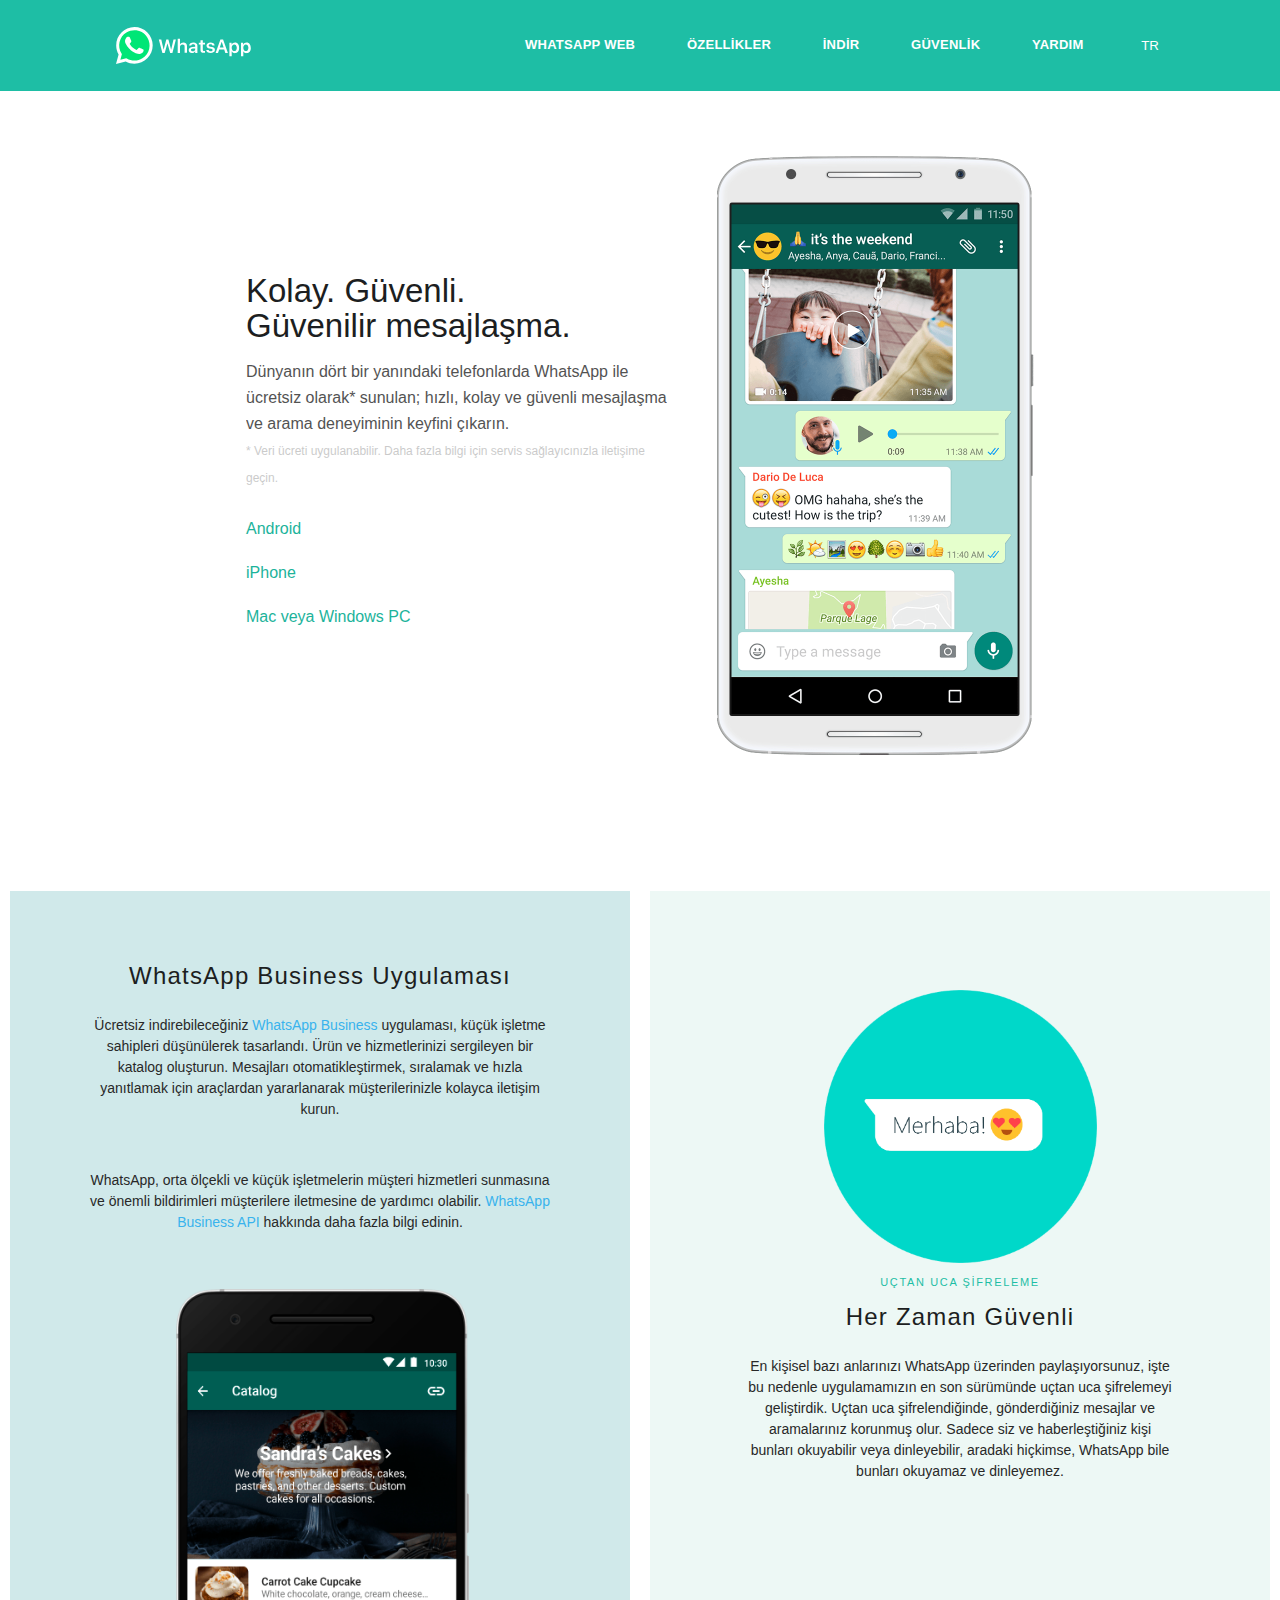
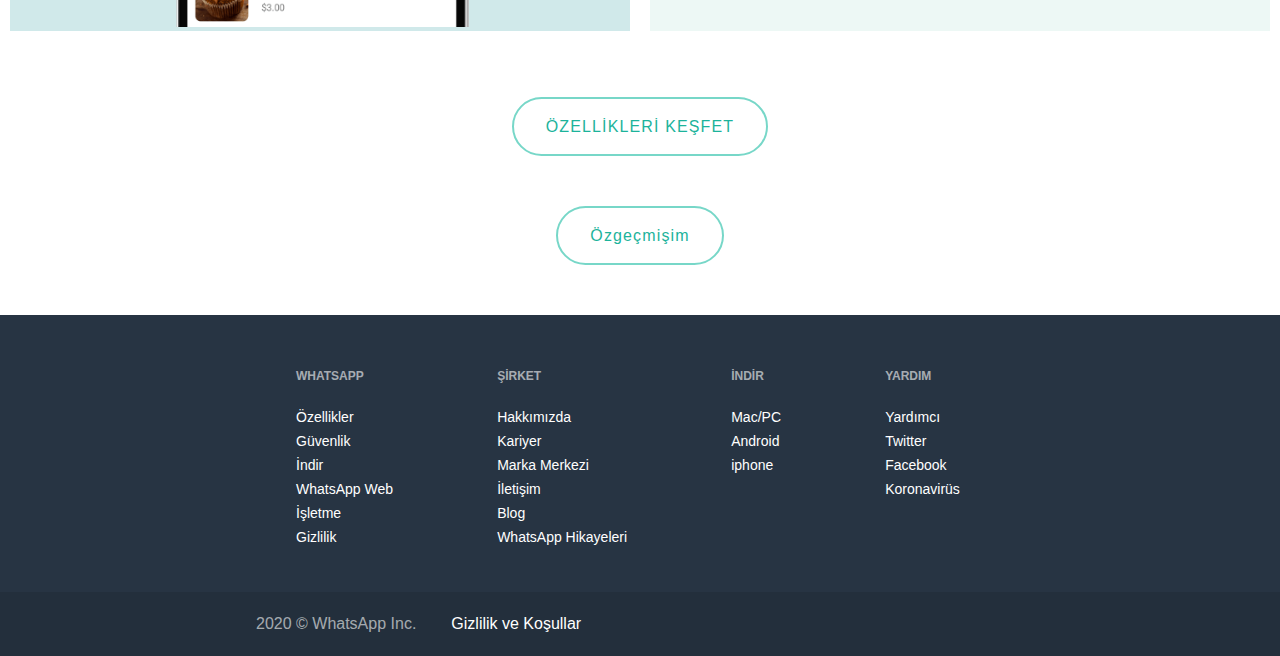
<file: whatsapp2/index.html>
<!DOCTYPE html>
<html lang="tr">

<head>
    <meta charset="UTF-8">
    <meta name="viewport" content="width=device-width, initial-scale=1.0">
    <link rel="stylesheet" href="https://cdnjs.cloudflare.com/ajax/libs/font-awesome/5.15.1/css/all.min.css"
        integrity="sha512-+4zCK9k+qNFUR5X+cKL9EIR+ZOhtIloNl9GIKS57V1MyNsYpYcUrUeQc9vNfzsWfV28IaLL3i96P9sdNyeRssA=="
        crossorigin="anonymous" />
    <link href="main.css" rel="stylesheet" type="text/css">
    <link rel="shortcut icon" href="images/logo.png" />
    <title>WhatsApp</title>

</head>

<body>
    <header class="header-plat">
        <div class="main-plat">
            <img src="images/logo.svg">
            <ul class="nav">
                <li><a href="#">WHATSAPP WEB</a></li>
                <li><a href="#">ÖZELLİKLER</a></li>
                <li><a href="#">İNDİR</a></li>
                <li><a href="#">GÜVENLİK</a></li>
                <li><a href="#">YARDIM</a></li>
                <li><button><i class="fas fa-globe"></i> TR <i class="fas fa-sort-down"></i></button></li>
            </ul>
        </div>
    </header>
    <div class="content1">
        <span class="con1">
            <span class="title">Kolay. Güvenli.<br>Güvenilir mesajlaşma.</span>
            <span class="content">Dünyanın dört bir yanındaki telefonlarda WhatsApp ile ücretsiz olarak* sunulan; hızlı,
                kolay ve güvenli mesajlaşma ve arama deneyiminin keyfini çıkarın.
                <br><span class="uyari">* Veri ücreti uygulanabilir. Daha fazla bilgi için servis sağlayıcınızla
                    iletişime geçin.</span>
            </span>
            <span class="platforms">
                <span><a href="#"><i class="fab fa-android"></i> Android</a></span>
                <span><a href="#"><i class="fab fa-apple"></i> iPhone</a></span>
                <span><a href="#"><i class="fas fa-desktop"></i> Mac veya Windows PC</a></span>
            </span>
        </span>
        <span class="con2">
            <img src="images/img1.png">
        </span>
    </div>
    <div class="content2">
        <span class="con2-1">
            <span class="main2">
                <span class="title2">WhatsApp Business Uygulaması</span>
                <span class="content-2">
                    Ücretsiz indirebileceğiniz <a href="#">WhatsApp Business</a> uygulaması, küçük işletme sahipleri
                    düşünülerek
                    tasarlandı. Ürün ve hizmetlerinizi sergileyen bir katalog oluşturun. Mesajları otomatikleştirmek,
                    sıralamak ve hızla yanıtlamak için araçlardan yararlanarak müşterilerinizle kolayca iletişim kurun.
                </span>
                <span class="content-2">
                    WhatsApp, orta ölçekli ve küçük işletmelerin müşteri hizmetleri sunmasına ve önemli bildirimleri
                    müşterilere iletmesine de yardımcı olabilir. <a href="#">WhatsApp Business API</a> hakkında daha
                    fazla bilgi edinin.
                </span>
            </span>
            <span class="con-img">
                <img src="images/img2.png">
            </span>
        </span>
        <span class="con2-2">
            <span class="main2-2">
                <img src="images/img3.png">
                <span class="title2-2"><span class="not">Uçtan uca şifreleme</span>Her Zaman Güvenli</span>
                <span class="content-2-2">
                    En kişisel bazı anlarınızı WhatsApp üzerinden paylaşıyorsunuz, işte bu nedenle uygulamamızın en son
                    sürümünde uçtan uca şifrelemeyi geliştirdik. Uçtan uca şifrelendiğinde, gönderdiğiniz mesajlar ve
                    aramalarınız korunmuş olur. Sadece siz ve haberleştiğiniz kişi bunları okuyabilir veya dinleyebilir,
                    aradaki hiçkimse, WhatsApp bile bunları okuyamaz ve dinleyemez.
                </span>
            </span>
    </div>
    <a href="" class="plat-dsc-bt">
        <div class="dsc-bt">ÖZELLİKLERİ KEŞFET</div>
    </a><br>
    <a href="about_me.html" class="plat-dsc-bt">
        <div class="dsc-bt">Özgeçmişim</div>
    </a>
    <footer class="ft-plat">
        <div class="main-ft">
            <span class="contents">
                <ul>
                    <li>WHATSAPP</li><br>
                    <li><a href="#">Özellikler</a></li>
                    <li><a href="#">Güvenlik</a></li>
                    <li><a href="#">İndir</a></li>
                    <li><a href="#">WhatsApp Web</a></li>
                    <li><a href="#">İşletme</a></li>
                    <li><a href="#">Gizlilik</a></li>
                </ul>
            </span>
            <span class="contents">
                <ul>
                    <li>ŞİRKET</li><br>
                    <li><a href="#">Hakkımızda</a></li>
                    <li><a href="#">Kariyer</a></li>
                    <li><a href="#">Marka Merkezi</a></li>
                    <li><a href="#">İletişim</a></li>
                    <li><a href="#">Blog</a></li>
                    <li><a href="#">WhatsApp Hikayeleri</a></li>
                </ul>
            </span>
            <span class="contents">
                <ul>
                    <li>İNDİR</li><br>
                    <li><a href="#">Mac/PC</a></li>
                    <li><a href="#">Android</a></li>
                    <li><a href="#">iphone</a></li>
                </ul>
            </span>
            <span class="contents">
                <ul>
                    <li>YARDIM</li><br>
                    <li><a href="#">Yardımcı</a></li>
                    <li><a href="#">Twitter</a></li>
                    <li><a href="#">Facebook</a></li>
                    <li><a href="#">Koronavirüs</a></li>
                </ul>
            </span>
            <span></span>
        </div>
        <div class="copy-ft"><span>2020 © WhatsApp Inc.</span><span><a href="#">Gizlilik ve Koşullar</a></span></div>
    </footer>
</body>

</html>
</file>
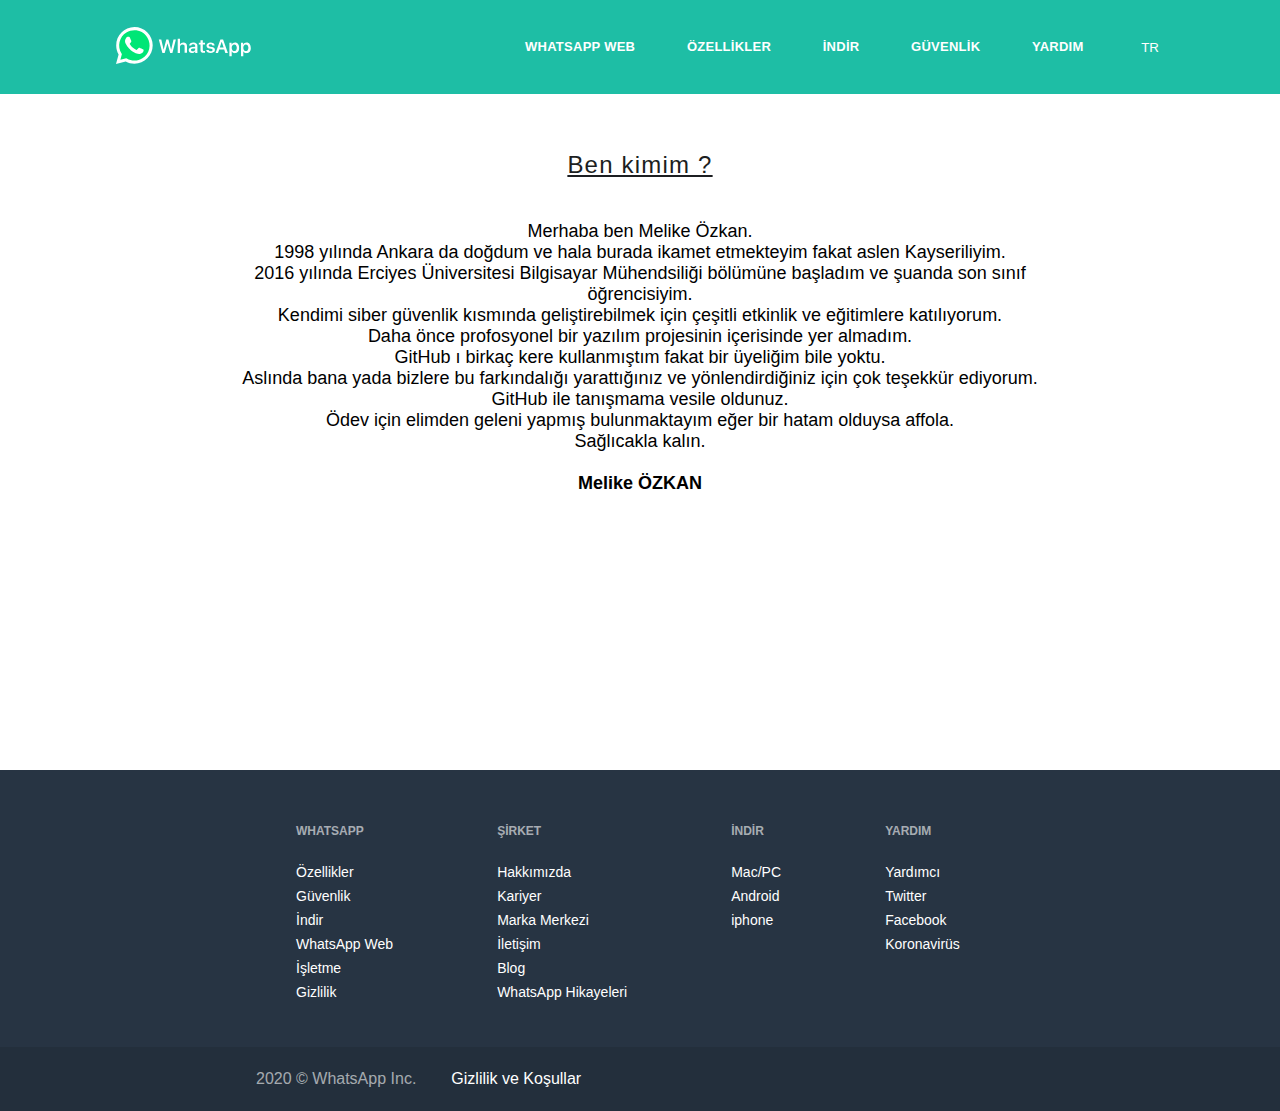
<file: whatsapp2/about_me.html>
﻿<!DOCTYPE html>
<html lang="tr">

<head>
    <meta charset="UTF-8">
    <meta name="viewport" content="width=device-width, initial-scale=1.0">
    <link rel="stylesheet" href="https://cdnjs.cloudflare.com/ajax/libs/font-awesome/5.15.1/css/all.min.css"
        integrity="sha512-+4zCK9k+qNFUR5X+cKL9EIR+ZOhtIloNl9GIKS57V1MyNsYpYcUrUeQc9vNfzsWfV28IaLL3i96P9sdNyeRssA=="
        crossorigin="anonymous" />
    <link href="main.css" rel="stylesheet" type="text/css">
    <link rel="shortcut icon" href="images/logo.png" />
    <title>WhatsApp</title>

</head>

<body>
    <header class="header-plat">
        <div class="main-plat">
            <a href="index.html"><img src="images/logo.svg"></a>
            <ul class="nav">
                <li><a href="#">WHATSAPP WEB</a></li>
                <li><a href="#">ÖZELLİKLER</a></li>
                <li><a href="#">İNDİR</a></li>
                <li><a href="#">GÜVENLİK</a></li>
                <li><a href="#">YARDIM</a></li>
                <li><button><i class="fas fa-globe"></i> TR <i class="fas fa-sort-down"></i></button></li>
            </ul>
        </div>
    </header>
    <div class="about-me">
        <span class="title"><ins>Ben kimim ?</ins></span><br><br><br>
        Merhaba ben Melike Özkan.
        <br />1998 yılında Ankara da doğdum ve hala burada ikamet etmekteyim fakat aslen Kayseriliyim.
        <br> 2016 yılında Erciyes Üniversitesi Bilgisayar Mühendsiliği bölümüne başladım ve şuanda son sınıf öğrencisiyim.
        <br> Kendimi siber güvenlik kısmında geliştirebilmek için çeşitli etkinlik ve eğitimlere katılıyorum.
        <br> Daha önce profosyonel bir yazılım projesinin içerisinde yer almadım.
        <br> GitHub ı birkaç kere kullanmıştım fakat bir üyeliğim bile yoktu.
        <br> Aslında bana yada bizlere bu farkındalığı yarattığınız ve yönlendirdiğiniz için çok teşekkür ediyorum.
        <br> GitHub ile tanışmama vesile oldunuz.
        <br> Ödev için elimden geleni yapmış bulunmaktayım eğer bir hatam olduysa affola.
        <br> Sağlıcakla kalın.<br><br>
        <p><b>Melike ÖZKAN</b></p>
    </div>
    <footer class="ft-plat">
        <div class="main-ft">
            <span class="contents">
                <ul>
                    <li>WHATSAPP</li><br>
                    <li><a href="#">Özellikler</a></li>
                    <li><a href="#">Güvenlik</a></li>
                    <li><a href="#">İndir</a></li>
                    <li><a href="#">WhatsApp Web</a></li>
                    <li><a href="#">İşletme</a></li>
                    <li><a href="#">Gizlilik</a></li>
                </ul>
            </span>
            <span class="contents">
                <ul>
                    <li>ŞİRKET</li><br>
                    <li><a href="#">Hakkımızda</a></li>
                    <li><a href="#">Kariyer</a></li>
                    <li><a href="#">Marka Merkezi</a></li>
                    <li><a href="#">İletişim</a></li>
                    <li><a href="#">Blog</a></li>
                    <li><a href="#">WhatsApp Hikayeleri</a></li>
                </ul>
            </span>
            <span class="contents">
                <ul>
                    <li>İNDİR</li><br>
                    <li><a href="#">Mac/PC</a></li>
                    <li><a href="#">Android</a></li>
                    <li><a href="#">iphone</a></li>
                </ul>
            </span>
            <span class="contents">
                <ul>
                    <li>YARDIM</li><br>
                    <li><a href="#">Yardımcı</a></li>
                    <li><a href="#">Twitter</a></li>
                    <li><a href="#">Facebook</a></li>
                    <li><a href="#">Koronavirüs</a></li>
                </ul>
            </span>
            <span></span>
        </div>
        <div class="copy-ft"><span>2020 © WhatsApp Inc.</span><span><a href="#">Gizlilik ve Koşullar</a></span></div>
    </footer>
</body>

</html>
</file>
<file: whatsapp2/main.css>
*{
    margin: 0;
    box-sizing: border-box;
    font-family:-apple-system, BlinkMacSystemFont, "Segoe UI", Roboto, Oxygen, Ubuntu, Cantarell, "Open Sans", "Helvetica Neue", sans-serif;
}
body{
    text-align: center;
}
.header-plat{
    background-color: #1ebea5;
    width: 100%;
    color:white;
    font-size: 13px;
    align-items: center;
    padding: 26px 0;
    position: fixed;
    top: 0;
    left: 0;
    z-index: 10000;
}
.header-plat .main-plat{
    width: 1050px;
    display: flex;
    justify-content: space-between;
    margin:0 auto;
    align-items: center;
}
.header-plat .main-plat .nav{
    color:white;
    font-size: 13px;
    font-weight: 600;
    letter-spacing: .02em;
    line-height: 20px;
    display: flex;
    list-style: none;
    width: 680px;
    justify-content: space-between;
}
.header-plat .main-plat .nav a{
    margin:-20px;
    padding:20px;
    text-decoration: none;
    color:white;
}
.header-plat .main-plat .nav button{
    text-decoration: none;
    outline-style: none;
    color:white;
    border: none;
    background-color: #1ebea5;
    align-items: center;
}
.header-plat .main-plat .nav button i{
    font-size: 15px;
    align-items: center;
}
.content1{
    text-align: start;
    margin-top: 90px;
    padding: 66px 0;
    width: 100%;
    height: auto;
    display: flex;
    justify-content: center;
}
.content1 .con1{
    width: 470px;
    height: 599px;
    padding-right: 40px;
    display: flex;
    flex-direction: column;
    justify-content: center;
}
.content1 .con1 .title{
    font-size: 33px;
    font-weight: 300;
    line-height: 35px;
    color: #1c1e21;
}
.content1 .con1 .content{
    opacity: 80%;
    font-size: 16px;
    line-height: 26px;
    font-weight: 400px;
    color:#282828;
    margin-block-start: 1em;
    margin-block-end: 1em;
    margin-inline-start: 0px;
    margin-inline-end: 0px
}
.content1 .con1 .content .uyari{
    font-size: 12px;
    opacity: .3;
}
.content1 .con1 .platforms{
    display: flex;
    flex-direction: column;
    justify-content: space-between;
    color:#1cb39b;
    font-size: 16px;
    line-height: 44px;
    font-weight: 400;
}
.content1 .con1 .platforms a{
    text-decoration: none;
    color:#1cb39b;
}
.content1 .con2 img{
    width: 318px;
    height: 599px;
}
.content2{
    padding: 66px 0;
    display: flex;
    width: 100%;
    justify-content: center;
}
.content2 .con2-1{
    margin: 0 10px;
    padding-top: 70px;
    width: 50%;
    max-width: 708px;
    background-color: #d0e9ea;
    text-align: center;
    display: flex;
    flex-direction: column;
    justify-content: space-between;
}
.content2 .con2-1 .main2{
    display: flex;
    flex-direction: column;
    justify-content: space-around;
}
.content2 .con2-1 .main2 .title2{
    font-size: 24px;
    color:#1c1e21;
    font-weight: 300;
    letter-spacing: .05em;
    line-height: 29px;
    margin-bottom: 25px;
}
.content2 .con2-1 .main2 .content-2{
    font-size: 14px;
    line-height: 21px;
    font-weight: 400;
    color:#282828;
    margin:0 auto;
    margin-bottom: 50px;
    width: 76%;
    text-align: center

}
.content2 .con2-1 .main2 .content-2 a{
    color:#39b3ed;
    text-decoration: none;
}

.content2 .con2-1 .con-img img{
    height: 344px;
    width: 305px;
    position: relative;
}
.content2 .con2-2{
    margin: 0 10px;
    background-color: #edf8f5;
    width: 50%;
    max-width: 708px;
    text-align: center;
    display: flex;
    flex-direction: column;
    justify-content: space-around;
    padding: 0;
}
.content2 .con2-2 .main2-2{
    margin:0 auto;
    width: 90%;
    text-align: center;
    display: flex;
    flex-direction: column;
    justify-content: space-around;
}
.content2 .con2-2 .main2-2 .title2-2 {
    font-size: 24px;
    color:#1c1e21;
    font-weight: 300;
    letter-spacing: .05em;
    line-height: 29px;
    margin-bottom: 25px;
}
.content2 .con2-2 .main2-2 .title2-2 .not{
    display: block;
    margin-block-start: 1em;
    margin-block-end: 1em;
    margin-inline-start: 0px;
    margin-inline-end: 0px;
    color:#1ebea5;
    font-size: 11px;
    font-weight: 500;
    line-height: 17px;
    letter-spacing: .15em;
    text-transform: uppercase;
}
.content2 .con2-2 .main2-2 .content-2-2{
    font-size: 14px;
    line-height: 21px;
    font-weight: 400;
    color:#282828;
    margin:0 auto;
    margin-bottom: 50px;
    width: 76%;
    text-align: center
}
.content2 .con2-2 .main2-2 img{
    margin:0 auto;
    width: 273px;
    height: 273px;
}
.plat-dsc-bt{
    display: inline-block;
    margin:0 auto;
    margin-bottom:50px
}
.plat-dsc-bt .dsc-bt{
    border: 2px solid #77d7c8;
    color: #1cb39b;
    border-radius: 40px;
    display: inline-block;
    font-size: 16px;
    color: #1cb39b;
    font-weight: 500;
    letter-spacing: .071em;
    line-height: 19px;
    border: 2px solid #77d7c8;
    padding: 18px 32px;
    align-items: center;
    margin:0 auto;
}
.ft-plat{
    background-color: #273443;
}
.ft-plat .main-ft{
    background-color: #273443;
    display: flex;
    justify-content: space-between;
    text-align: start;
    padding-top:53px;
    padding-bottom: 40px;
    width: 60%;
    margin: 0 auto;
}

.ft-plat .main-ft .contents{
    display: flex;
    flex-direction: column;
}
.ft-plat .main-ft .contents ul{
    list-style: none;
    display: flex;
    flex-direction: column;
    padding-right: 28px;
}
.ft-plat .main-ft  .contents ul li{
    margin-bottom: 6px;
}
.ft-plat .main-ft  .contents ul li a{
    color: white;
    font-size: 14px;
    font-weight: 400;
    text-decoration: none;
}
.ft-plat .main-ft  .contents ul li:first-child{
    align-items: start;
    color:rgba(255, 255, 255, .6);
    font-weight: 600;
    font-size: 12px;
    line-height: 16px;
}
.ft-plat .main-ft  .contents ul li a:hover{
    color: white;
    text-decoration: underline;
}
.ft-plat .copy-ft{
    background-color: #232f3c;
    color:white;
    padding:23px 0;
    width: 100%;
    text-align: start;
    padding-left: 20%;
}
.ft-plat .copy-ft span{
    margin-right: 35px;
}
.ft-plat .copy-ft span:first-child{
    background-color: #232f3c;
    color:rgba(255, 255, 255, .6)
}
.ft-plat .copy-ft  span a{
    text-decoration: none;
    color: white;
}
.about-me{
    align-items: center;
    margin: 0 auto;
    margin-top: 150px;
    width: 65%;
    min-height: 570px;
    font-size: 18px;
    margin-bottom: 50px;
}
.about-me .title{
    font-size: 24px;
    color:#1c1e21;
    font-weight: 300;
    letter-spacing: .05em;
    line-height: 29px;
}
</file>
